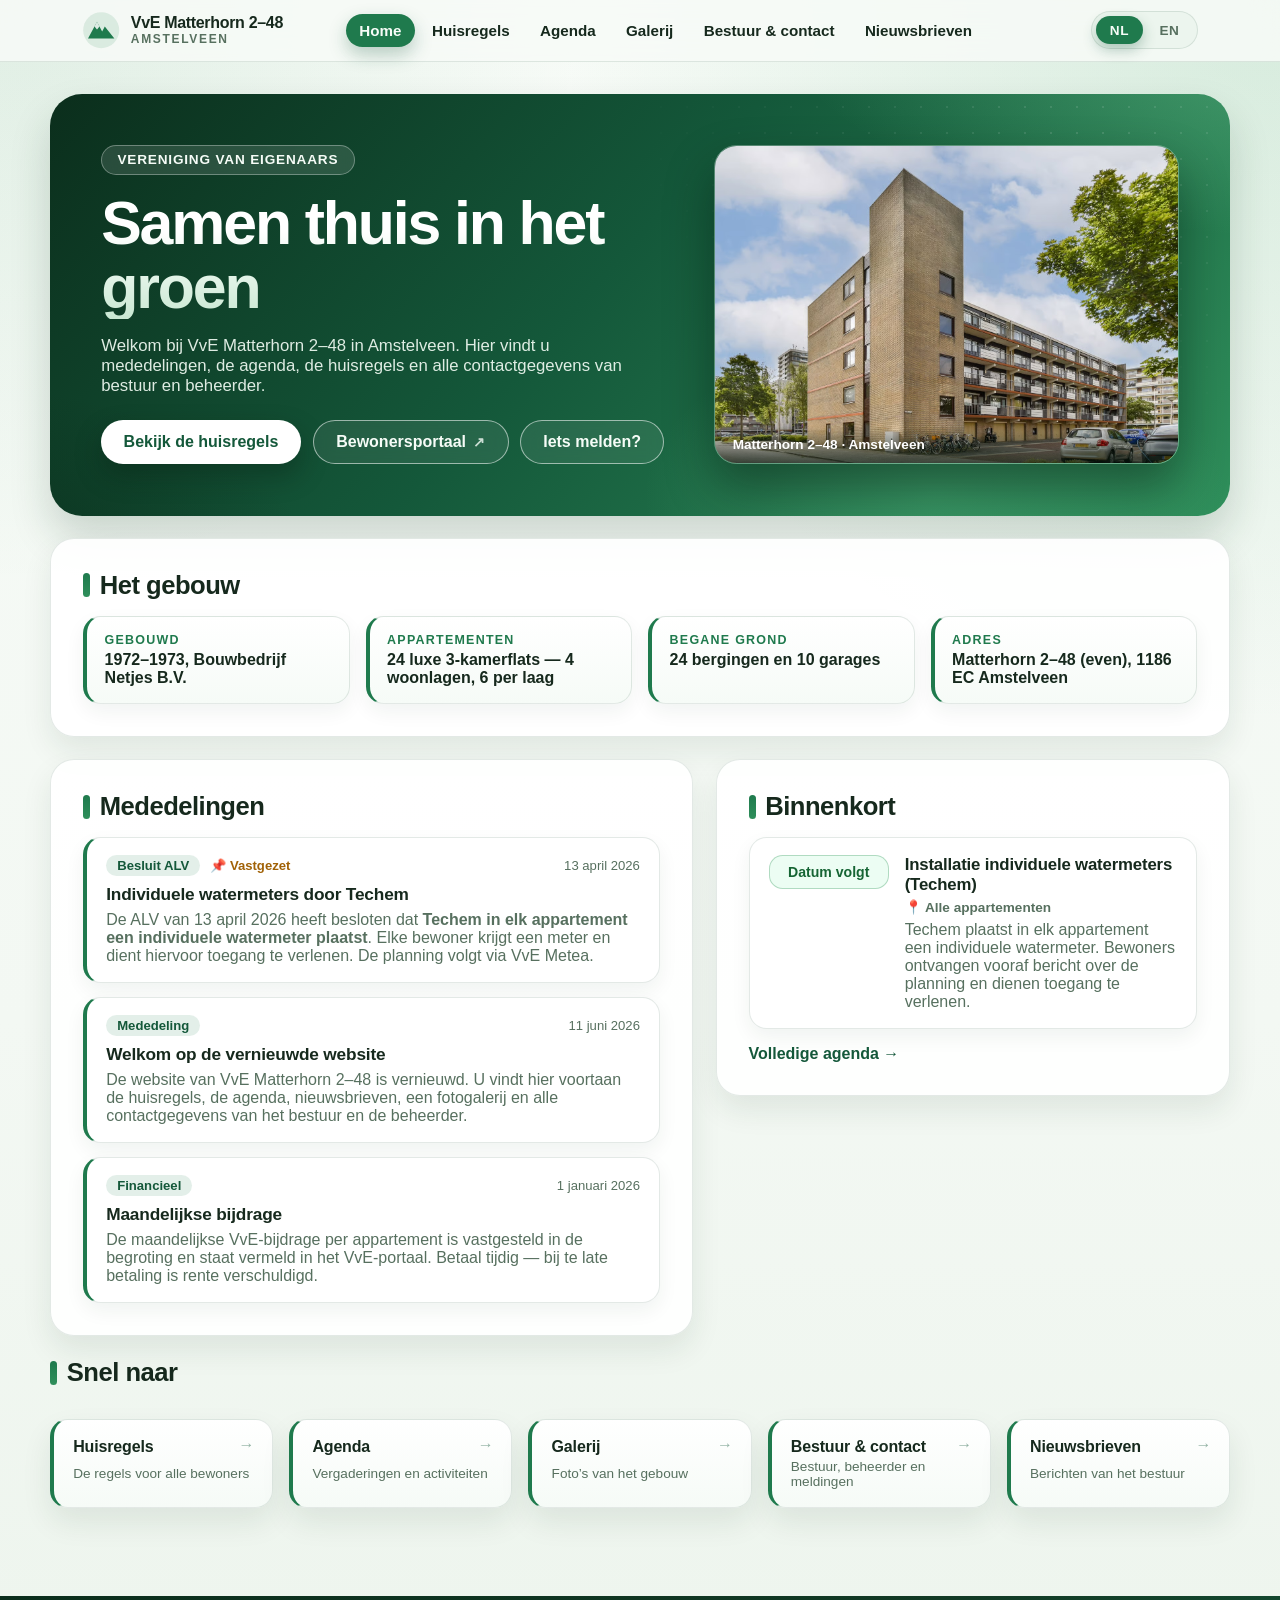
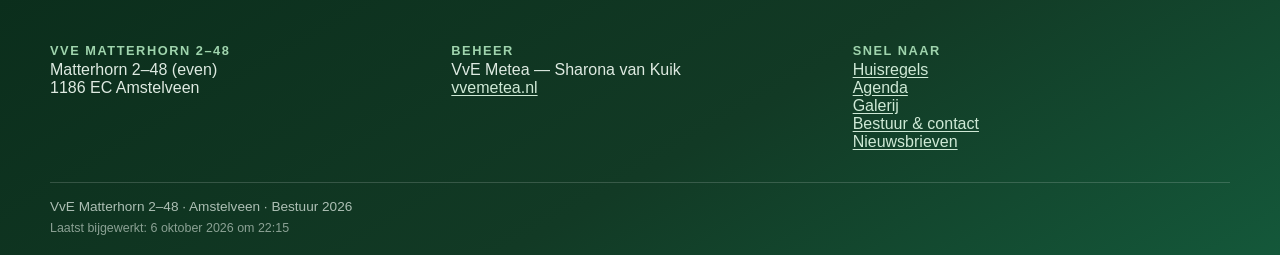
<file: index.html>
<!-- @author nsen <navaneethsen@gmail.com> -->
<!DOCTYPE html>
<html lang="nl">
  <head>
    <meta charset="UTF-8" />
    <meta name="viewport" content="width=device-width, initial-scale=1.0" />
    <title>VvE Matterhorn 2-48 | Amstelveen</title>
    <meta name="description" content="VvE Matterhorn 2-48 in Amstelveen: mededelingen, agenda, huisregels, galerij, bestuur en contact." />
    <link rel="stylesheet" href="./assets/site.css" />
    <script src="./assets/marked-18.0.5.min.js"></script>
    <script type="module" src="./assets/home.mjs"></script>
  </head>
  <body>
    <header class="site-header" data-site-header></header>
    <main class="page-shell">
      <noscript>
        <p class="loading-state">
          JavaScript is nodig om deze pagina te laden. Schakel JavaScript in of vraag het bestuur om een kopie.
        </p>
      </noscript>
      <div class="page-frame page-frame-single" data-home>
        <p class="loading-state">Laden...</p>
      </div>
    </main>
    <footer class="site-footer" data-site-footer></footer>
  </body>
</html>
</file>
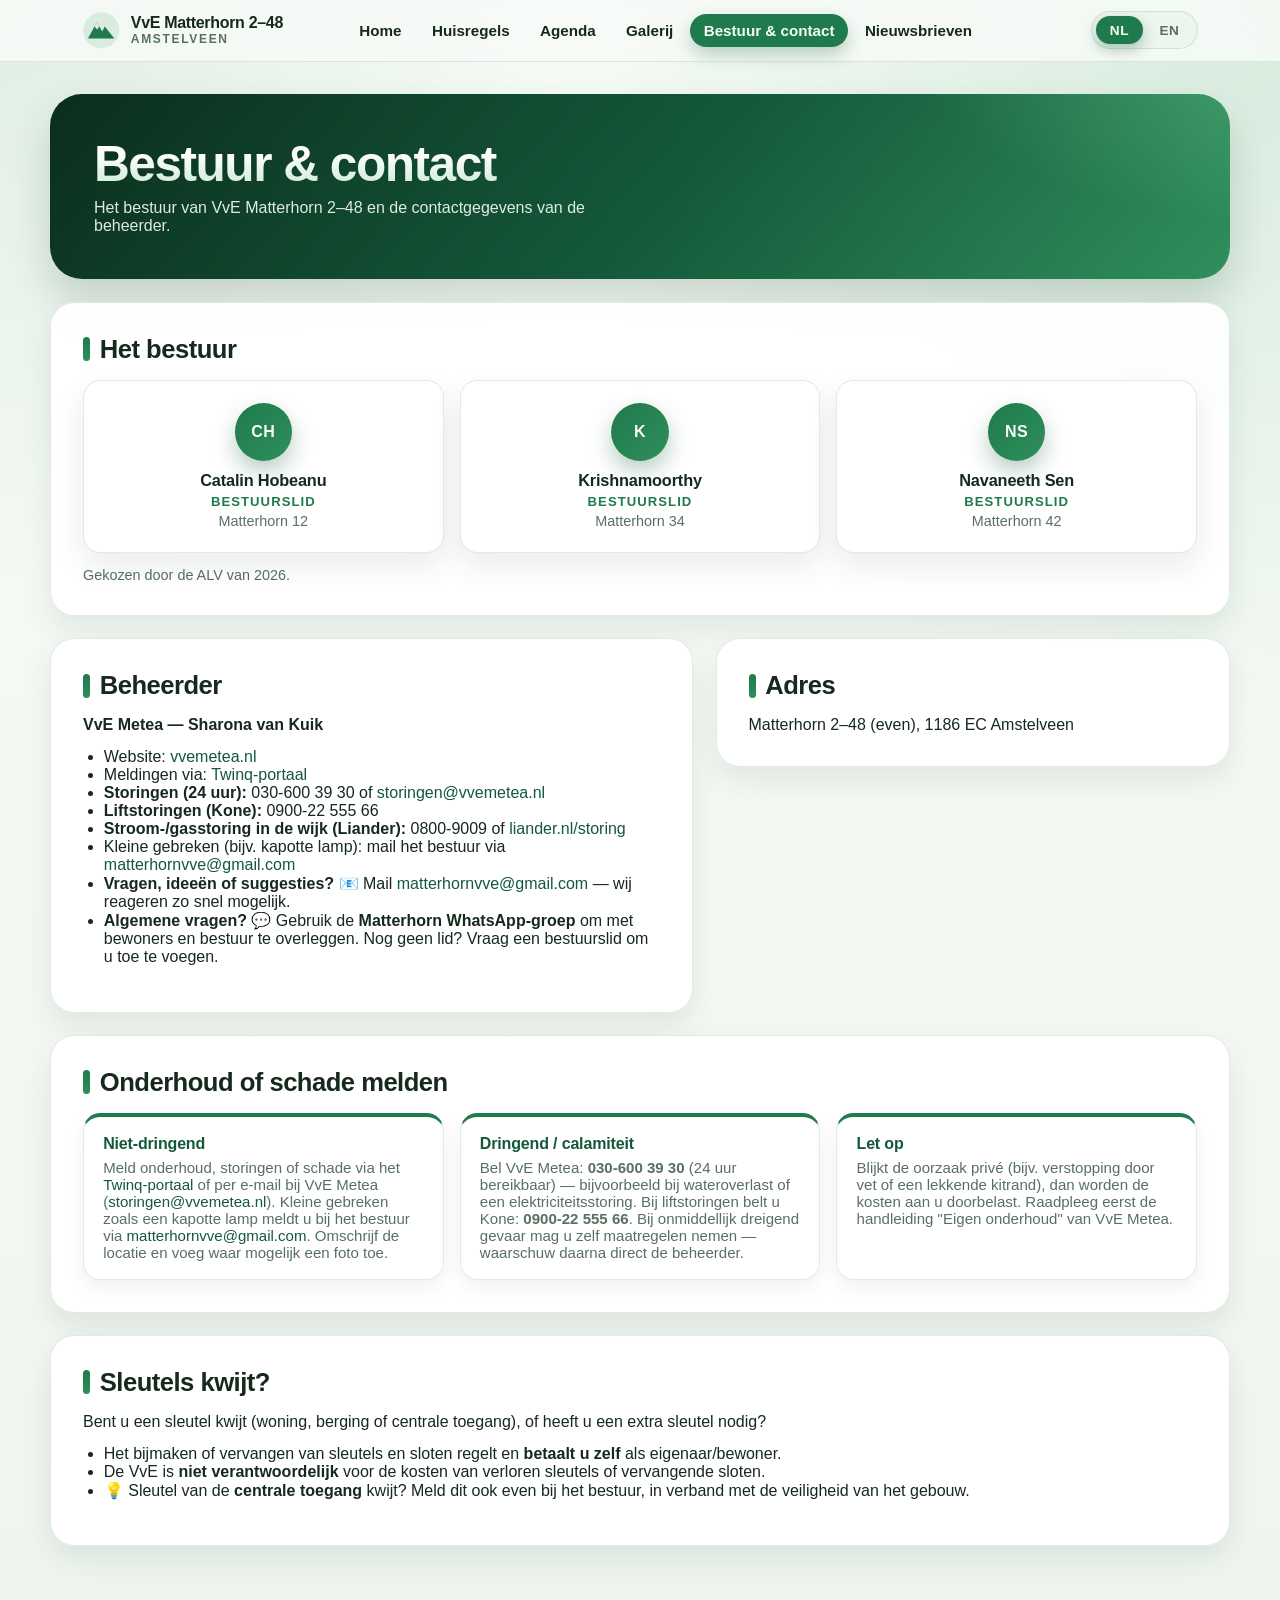
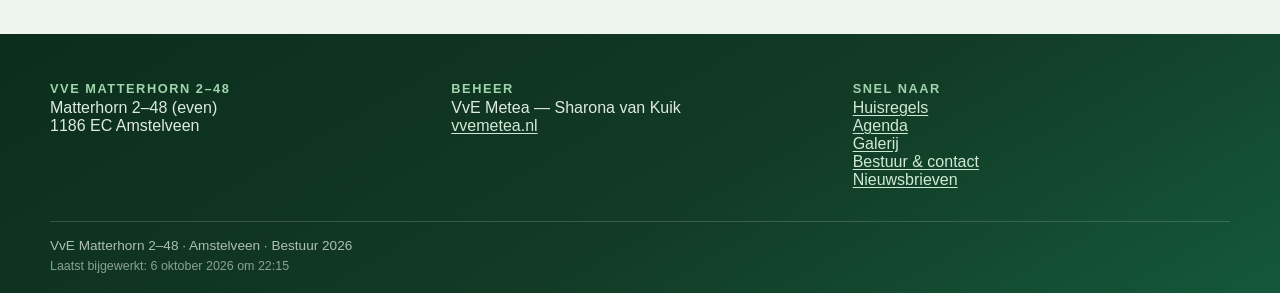
<file: board.html>
<!-- @author nsen <navaneethsen@gmail.com> -->
<!DOCTYPE html>
<html lang="nl">
  <head>
    <meta charset="UTF-8" />
    <meta name="viewport" content="width=device-width, initial-scale=1.0" />
    <title>Bestuur &amp; contact | VvE Matterhorn 2-48</title>
    <meta name="description" content="Het bestuur van VvE Matterhorn 2-48, de beheerder VvE Metea en hoe u onderhoud of schade meldt." />
    <link rel="stylesheet" href="./assets/site.css" />
    <script src="./assets/marked-18.0.5.min.js"></script>
    <script type="module" src="./assets/board.mjs"></script>
  </head>
  <body>
    <header class="site-header" data-site-header></header>
    <main class="page-shell">
      <noscript>
        <p class="loading-state">
          JavaScript is nodig om deze pagina te laden. Schakel JavaScript in of vraag het bestuur om een kopie.
        </p>
      </noscript>
      <div class="page-frame page-frame-single" data-board>
        <p class="loading-state">Laden...</p>
      </div>
    </main>
    <footer class="site-footer" data-site-footer></footer>
  </body>
</html>
</file>
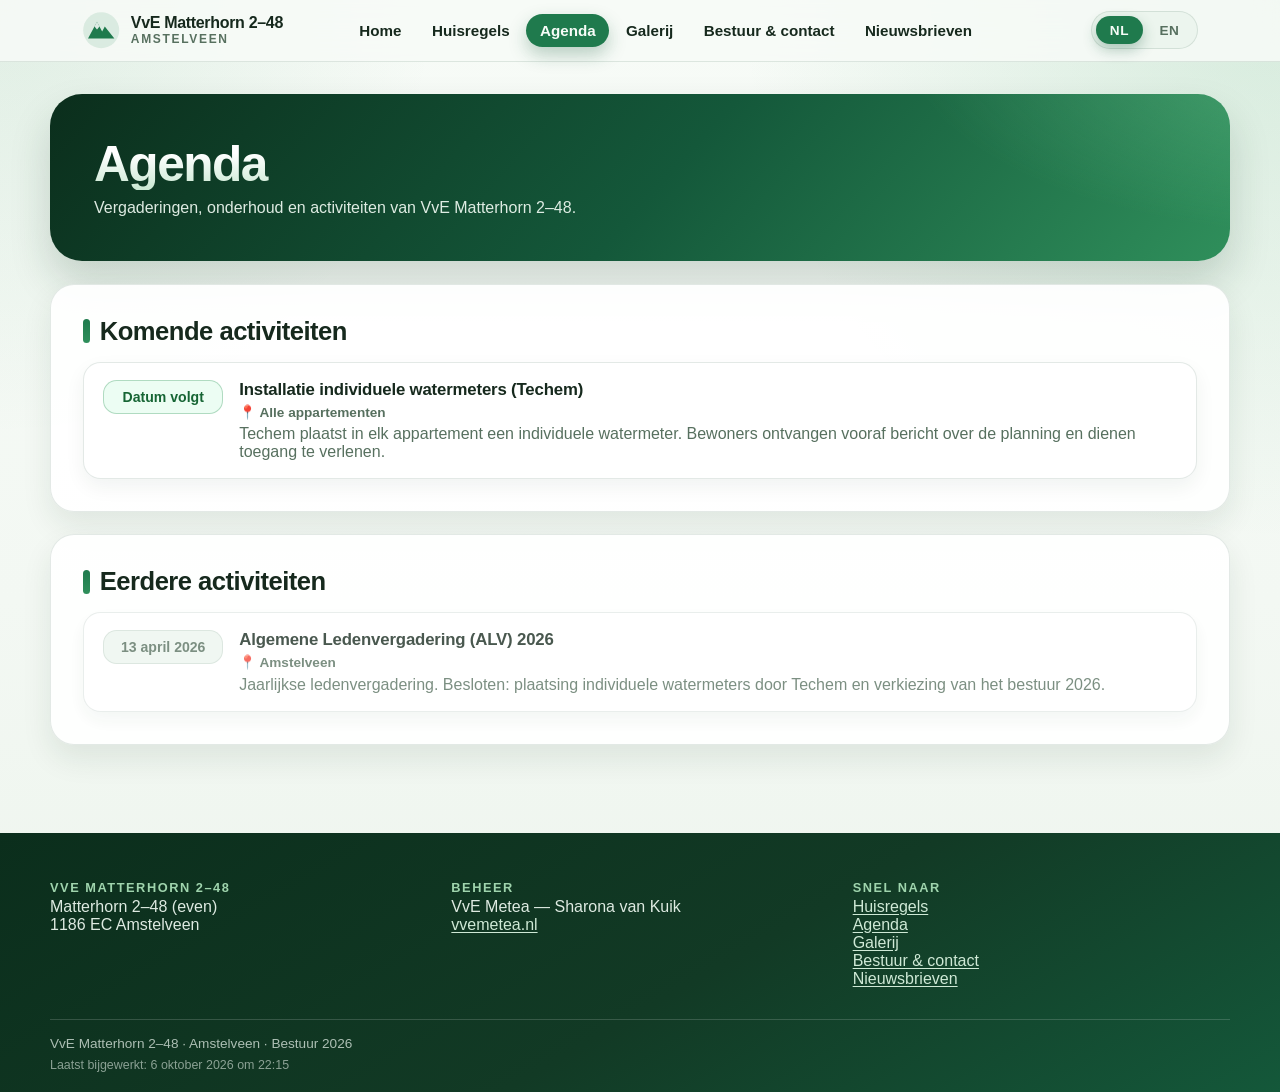
<file: events.html>
<!-- @author nsen <navaneethsen@gmail.com> -->
<!DOCTYPE html>
<html lang="nl">
  <head>
    <meta charset="UTF-8" />
    <meta name="viewport" content="width=device-width, initial-scale=1.0" />
    <title>Agenda | VvE Matterhorn 2-48</title>
    <meta name="description" content="Agenda van VvE Matterhorn 2-48: vergaderingen, onderhoud en activiteiten." />
    <link rel="stylesheet" href="./assets/site.css" />
    <script src="./assets/marked-18.0.5.min.js"></script>
    <script type="module" src="./assets/events.mjs"></script>
  </head>
  <body>
    <header class="site-header" data-site-header></header>
    <main class="page-shell">
      <noscript>
        <p class="loading-state">
          JavaScript is nodig om de agenda te laden. Schakel JavaScript in of vraag het bestuur om een kopie.
        </p>
      </noscript>
      <div class="page-frame page-frame-single" data-events>
        <p class="loading-state">Laden...</p>
      </div>
    </main>
    <footer class="site-footer" data-site-footer></footer>
  </body>
</html>
</file>
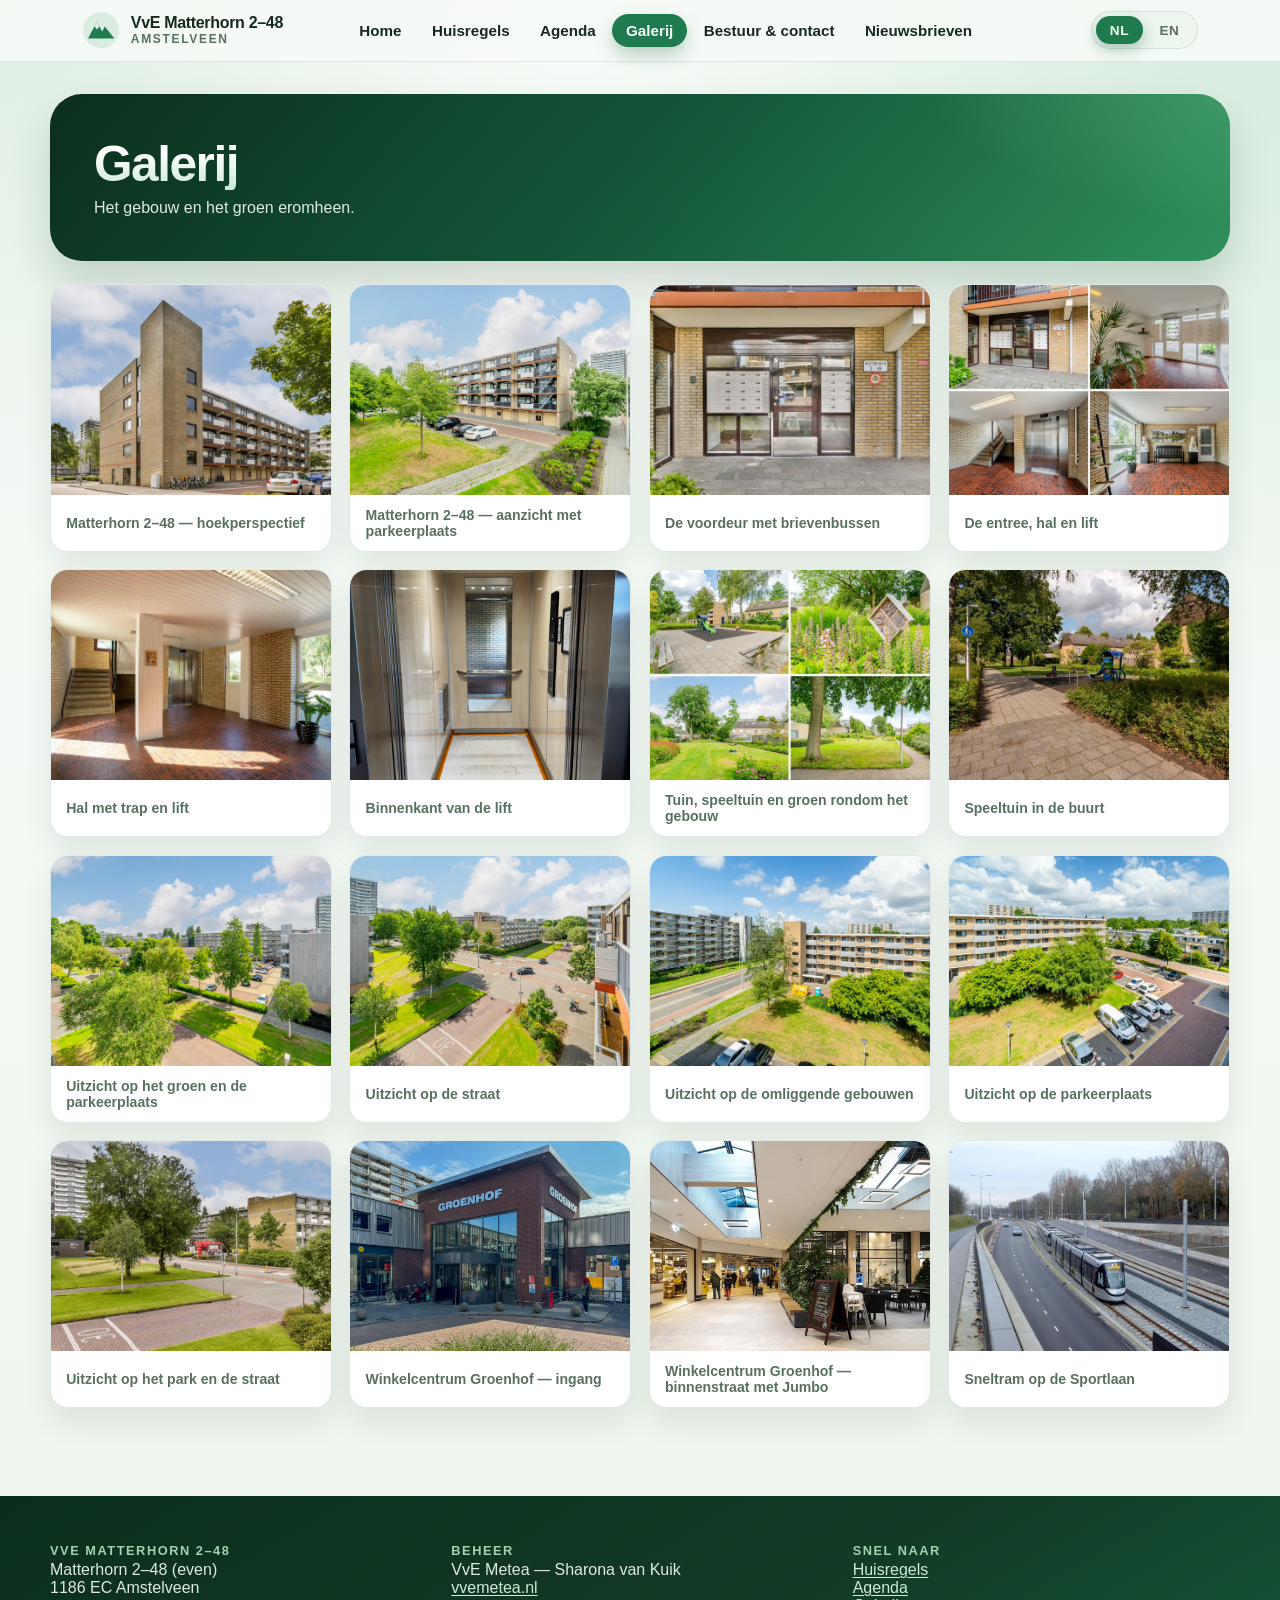
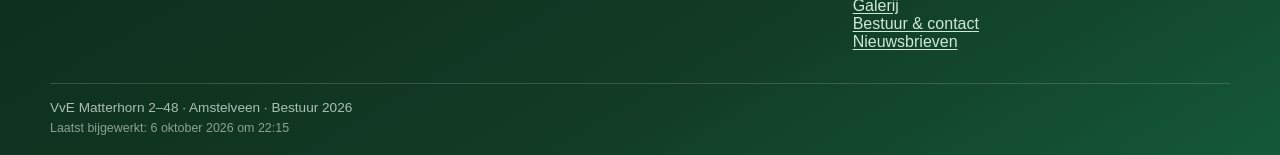
<file: gallery.html>
<!-- @author nsen <navaneethsen@gmail.com> -->
<!DOCTYPE html>
<html lang="nl">
  <head>
    <meta charset="UTF-8" />
    <meta name="viewport" content="width=device-width, initial-scale=1.0" />
    <title>Galerij | VvE Matterhorn 2-48</title>
    <meta name="description" content="Fotogalerij van VvE Matterhorn 2-48: het gebouw en het groen eromheen." />
    <link rel="stylesheet" href="./assets/site.css" />
    <script src="./assets/marked-18.0.5.min.js"></script>
    <script type="module" src="./assets/gallery.mjs"></script>
  </head>
  <body>
    <header class="site-header" data-site-header></header>
    <main class="page-shell">
      <noscript>
        <p class="loading-state">
          JavaScript is nodig om de galerij te laden. Schakel JavaScript in of vraag het bestuur om een kopie.
        </p>
      </noscript>
      <div class="page-frame page-frame-single" data-gallery>
        <p class="loading-state">Laden...</p>
      </div>
    </main>
    <footer class="site-footer" data-site-footer></footer>
  </body>
</html>
</file>
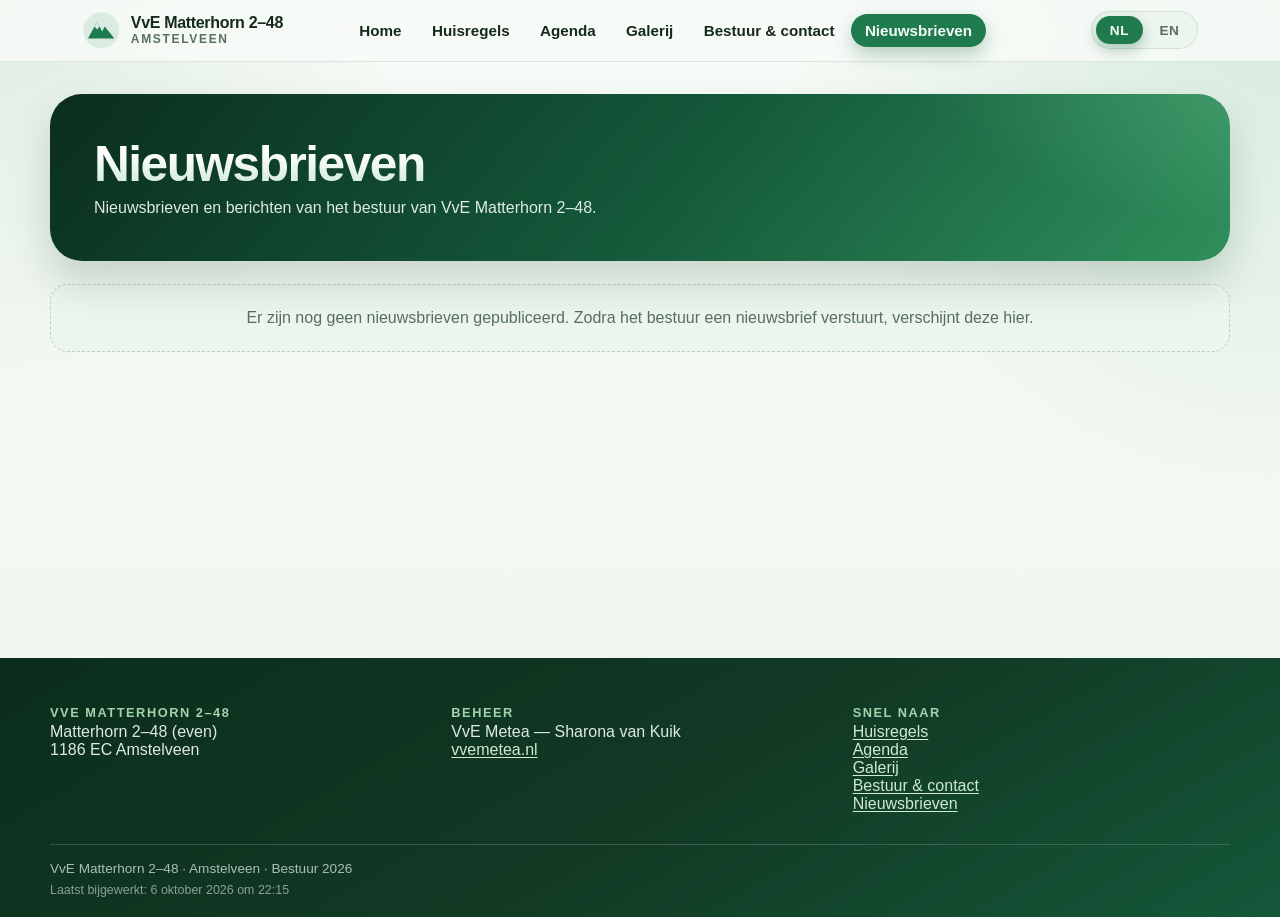
<file: newsletters.html>
<!-- @author nsen <navaneethsen@gmail.com> -->
<!DOCTYPE html>
<html lang="nl">
  <head>
    <meta charset="UTF-8" />
    <meta name="viewport" content="width=device-width, initial-scale=1.0" />
    <title>Nieuwsbrieven | VvE Matterhorn 2-48</title>
    <meta name="description" content="Nieuwsbrieven en berichten van het bestuur van VvE Matterhorn 2-48." />
    <link rel="stylesheet" href="./assets/site.css" />
    <script src="./assets/marked-18.0.5.min.js"></script>
    <script type="module" src="./assets/newsletters.mjs"></script>
  </head>
  <body>
    <header class="site-header" data-site-header></header>
    <main class="page-shell">
      <noscript>
        <p class="loading-state">
          JavaScript is nodig om de nieuwsbrieven te laden. Schakel JavaScript in of vraag het bestuur om een kopie.
        </p>
      </noscript>
      <div class="page-frame page-frame-single" data-newsletters>
        <p class="loading-state">Laden...</p>
      </div>
    </main>
    <footer class="site-footer" data-site-footer></footer>
  </body>
</html>
</file>
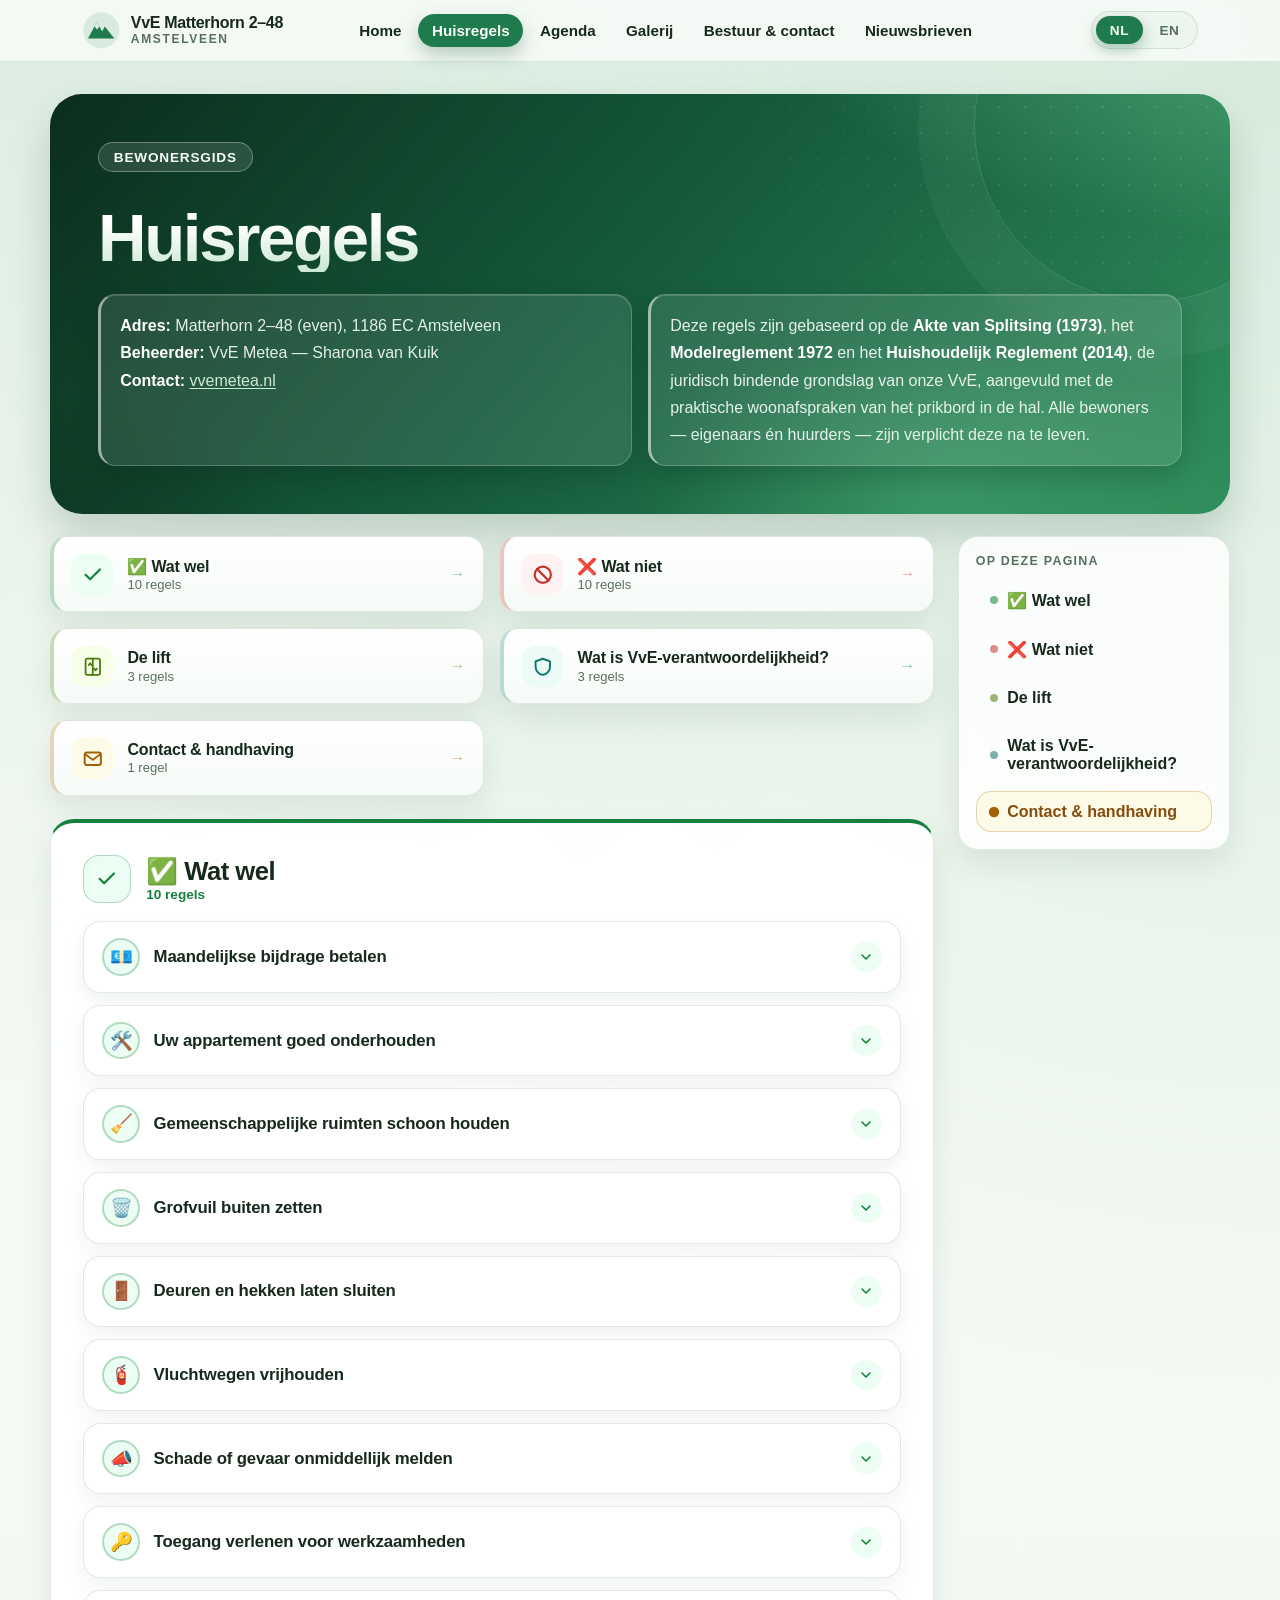
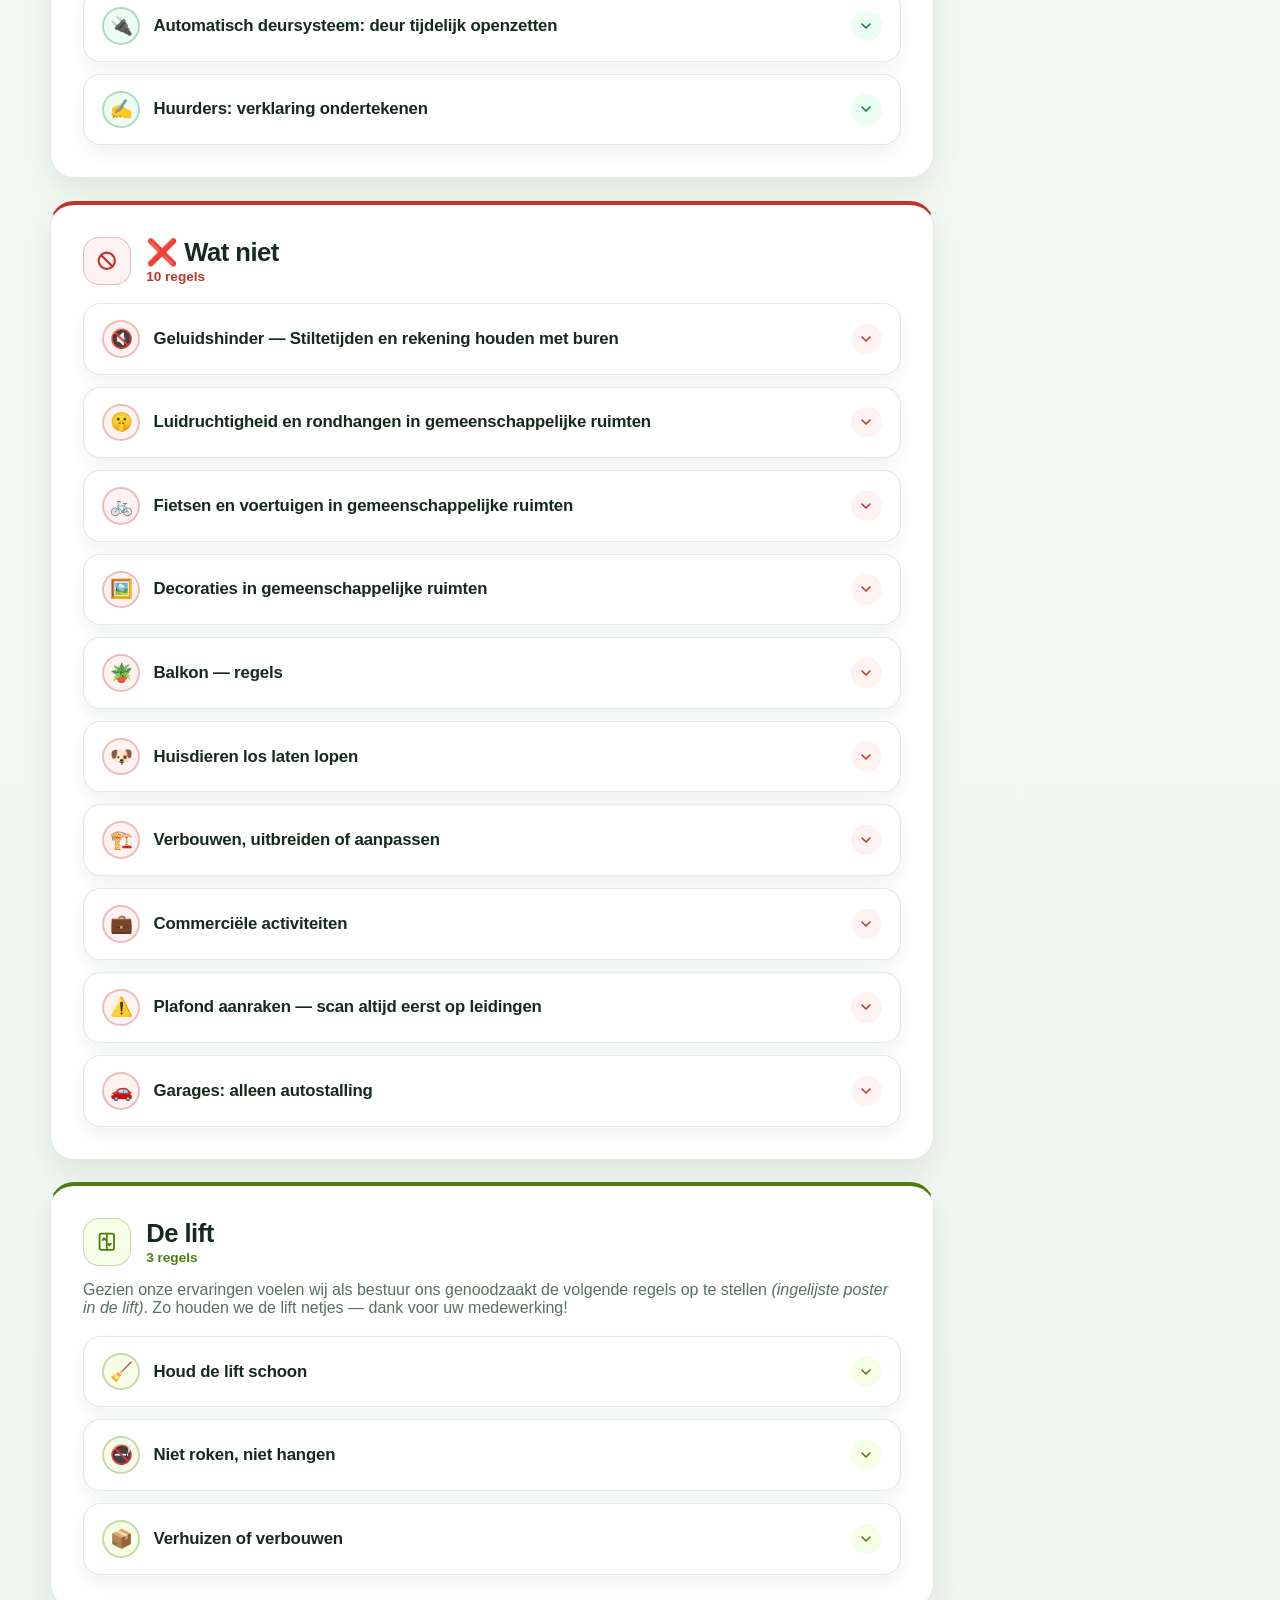
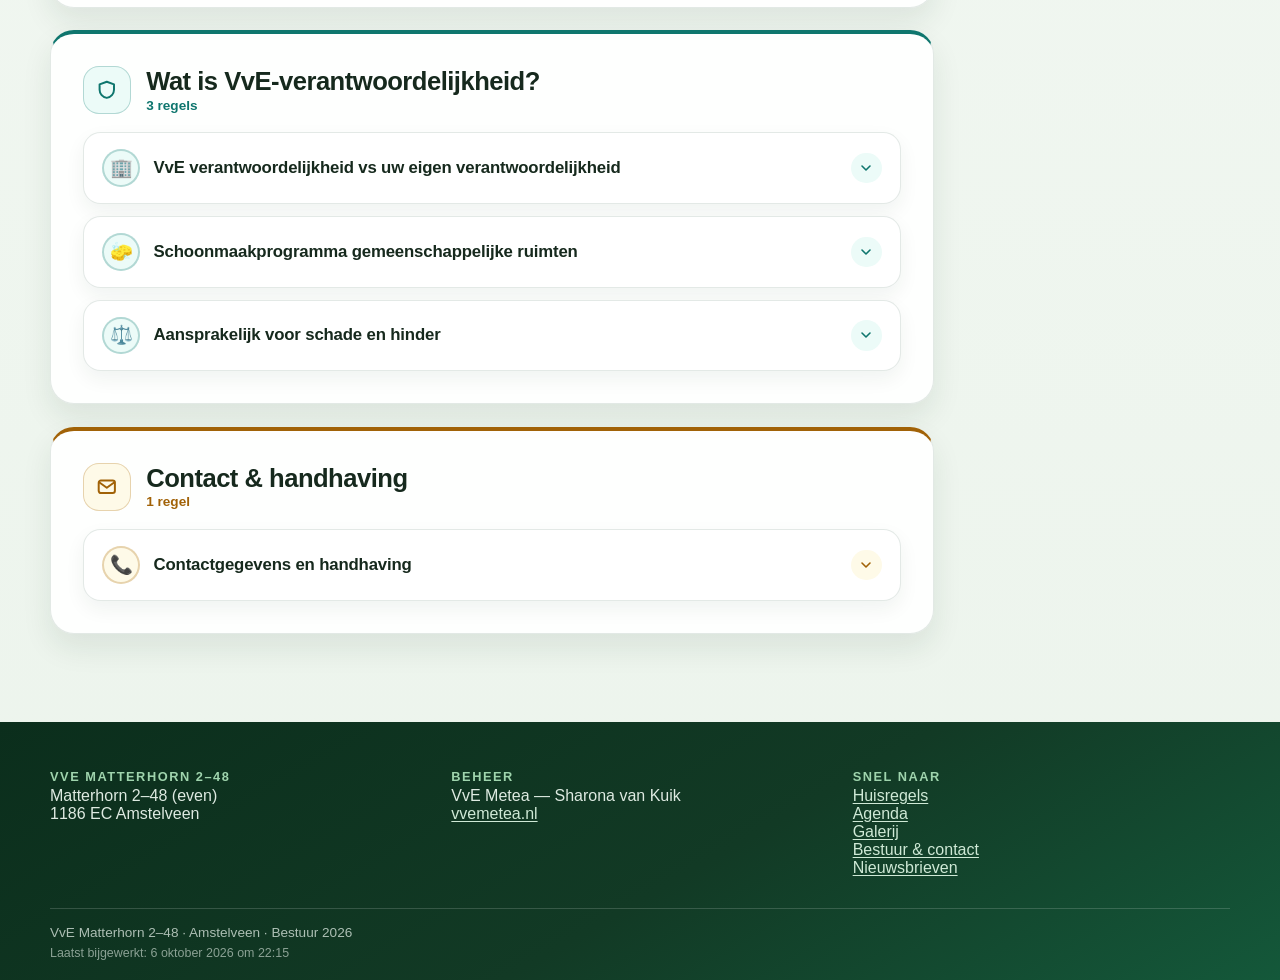
<file: rules.html>
<!-- @author nsen <navaneethsen@gmail.com> -->
<!DOCTYPE html>
<html lang="nl">
  <head>
    <meta charset="UTF-8" />
    <meta name="viewport" content="width=device-width, initial-scale=1.0" />
    <title>Huisregels | VvE Matterhorn 2-48</title>
    <meta name="description" content="De huisregels van VvE Matterhorn 2-48 in Amstelveen, gebaseerd op de Akte van Splitsing (1973) en het Modelreglement 1972." />
    <link rel="stylesheet" href="./assets/site.css" />
    <script src="./assets/marked-18.0.5.min.js"></script>
    <script type="module" src="./assets/app.js"></script>
  </head>
  <body>
    <header class="site-header" data-site-header></header>
    <main class="page-shell">
      <noscript>
        <style>
          [data-notice-app] {
            display: none;
          }
        </style>
        <p class="loading-state">
          JavaScript is nodig om de huisregels te laden. Schakel JavaScript in of vraag het bestuur om een kopie.
        </p>
      </noscript>
      <div class="page-frame" data-notice-app>
        <p class="loading-state">Huisregels laden...</p>
      </div>
    </main>
    <footer class="site-footer" data-site-footer></footer>
  </body>
</html>
</file>
<file: assets/site.css>
/* @author nsen <navaneethsen@gmail.com> */
:root {
  color-scheme: light;
  --page-bg: #f3f8f3;
  --page-glow: rgba(98, 180, 128, 0.22);
  --surface: rgba(255, 255, 255, 0.92);
  --surface-strong: #ffffff;
  --surface-soft: #ecf5ee;
  --border: rgba(31, 77, 48, 0.12);
  --border-strong: rgba(31, 77, 48, 0.22);
  --text-main: #16291d;
  --text-muted: #57705f;
  --text-inverse: #f6fcf7;
  --brand: #1f7a4d;
  --brand-strong: #14583a;
  --brand-deep: #0b2e1c;
  --brand-soft: rgba(31, 122, 77, 0.12);

  /* Section tones */
  --tone-do: #15803d;
  --tone-do-strong: #166534;
  --tone-do-soft: #ecfdf3;
  --tone-do-border: rgba(21, 128, 61, 0.28);
  --tone-dont: #c2342c;
  --tone-dont-strong: #991b1b;
  --tone-dont-soft: #fef2f2;
  --tone-dont-border: rgba(194, 52, 44, 0.28);
  --tone-info: #0f766e;
  --tone-info-strong: #115e59;
  --tone-info-soft: #ecfbf8;
  --tone-info-border: rgba(15, 118, 110, 0.26);
  --tone-contact: #a16207;
  --tone-contact-strong: #854d0e;
  --tone-contact-soft: #fefae8;
  --tone-contact-border: rgba(161, 98, 7, 0.26);
  --tone-home: #4d7c0f;
  --tone-home-strong: #3f6212;
  --tone-home-soft: #f7fee7;
  --tone-home-border: rgba(77, 124, 15, 0.28);

  --shadow-soft: 0 20px 45px rgba(18, 56, 34, 0.12);
  --shadow-card: 0 14px 30px rgba(18, 56, 34, 0.09);
  --shadow-float: 0 22px 40px rgba(18, 56, 34, 0.18);
  --radius-hero: 2rem;
  --radius-panel: 1.5rem;
  --radius-card: 1.1rem;
  --content-width: 1180px;
  --ease-spring: cubic-bezier(0.32, 0.72, 0.24, 1);
  font-family: Inter, "Segoe UI", Roboto, Helvetica, Arial, sans-serif;
}

*,
*::before,
*::after {
  box-sizing: border-box;
}

html {
  scroll-behavior: smooth;
  scroll-padding-top: 5.5rem;
}

body {
  margin: 0;
  min-height: 100vh;
  line-height: 1.6;
  color: var(--text-main);
  background:
    radial-gradient(circle at top right, var(--page-glow), transparent 32%),
    radial-gradient(circle at top left, rgba(21, 128, 61, 0.1), transparent 26%),
    linear-gradient(180deg, #f7fbf7 0%, var(--page-bg) 55%, #ecf4ec 100%);
}

body,
button,
input,
textarea,
select {
  font: inherit;
}

a {
  color: var(--brand-strong);
  text-decoration: none;
}

a:hover {
  text-decoration: underline;
}

button {
  cursor: pointer;
}

img {
  max-width: 100%;
}

p,
ul,
ol {
  margin-block: 0.85rem;
}

ul,
ol {
  padding-left: 1.3rem;
}

:focus-visible {
  outline: 3px solid rgba(31, 122, 77, 0.45);
  outline-offset: 3px;
  border-radius: 0.4rem;
}

[hidden] {
  display: none !important;
}

.visually-hidden {
  position: absolute;
  width: 1px;
  height: 1px;
  padding: 0;
  margin: -1px;
  overflow: hidden;
  clip: rect(0, 0, 0, 0);
  white-space: nowrap;
  border: 0;
}

.page-shell {
  min-height: 60vh;
  padding: clamp(1rem, 2.5vw, 2rem);
}

.page-frame {
  width: min(100%, var(--content-width));
  margin: 0 auto;
  display: grid;
  gap: 1.4rem;
  align-items: start;
}

.loading-state,
.notice-error-state,
.notice-error-inline {
  margin: 0;
  padding: 1.15rem 1.25rem;
  background: var(--surface);
  border: 1px solid var(--border);
  border-radius: var(--radius-panel);
  box-shadow: var(--shadow-card);
}

.notice-error-state,
.notice-error-inline {
  display: grid;
  gap: 0.9rem;
}

.notice-error-state button,
.notice-error-inline button {
  justify-self: start;
  border: 0;
  border-radius: 999px;
  padding: 0.7rem 1.2rem;
  font-weight: 700;
  background: var(--brand);
  color: var(--text-inverse);
  transition: transform 180ms var(--ease-spring), box-shadow 180ms ease;
}

.notice-error-state button:hover,
.notice-error-inline button:hover {
  transform: translateY(-2px);
  box-shadow: 0 12px 24px rgba(20, 88, 58, 0.3);
}

/* ---- Entrance animation ------------------------------------------------ */

@keyframes rise-in {
  from {
    opacity: 0;
    transform: translateY(14px);
  }
  to {
    opacity: 1;
    transform: translateY(0);
  }
}

.hero,
.jump-card,
.section-card,
.home-hero,
.page-hero,
.home-panel,
.announcement-card,
.quick-link-card,
.gallery-tile,
.board-card,
.newsletter-card,
.report-step {
  animation: rise-in 600ms var(--ease-spring) both;
  animation-delay: calc(var(--stagger, 0) * 70ms);
}

/* ---- Site header ---------------------------------------------------------- */

.site-header {
  position: sticky;
  top: 0;
  z-index: 40;
  background: rgba(247, 251, 247, 0.86);
  backdrop-filter: blur(16px);
  -webkit-backdrop-filter: blur(16px);
  border-bottom: 1px solid var(--border);
}

.site-header-inner {
  width: min(100%, var(--content-width));
  margin: 0 auto;
  padding: 0.7rem clamp(1rem, 2.5vw, 2rem);
  display: flex;
  align-items: center;
  gap: 1.25rem;
}

.site-brand {
  display: inline-flex;
  align-items: center;
  gap: 0.65rem;
  color: var(--text-main);
}

.site-brand:hover {
  text-decoration: none;
}

.site-brand-mark {
  display: inline-flex;
  width: 2.4rem;
  height: 2.4rem;
  color: var(--brand);
}

.site-brand-mark svg {
  width: 100%;
  height: 100%;
}

.site-brand-text {
  display: grid;
  line-height: 1.15;
}

.site-brand-name {
  font-weight: 800;
  letter-spacing: -0.02em;
  white-space: nowrap;
}

.site-brand-sub {
  font-size: 0.75rem;
  font-weight: 600;
  letter-spacing: 0.14em;
  text-transform: uppercase;
  color: var(--text-muted);
}

.site-nav {
  display: none;
  align-items: center;
  gap: 0.2rem;
  margin-inline: auto;
}

.site-nav-link {
  padding: 0.5rem 0.85rem;
  border-radius: 999px;
  font-weight: 600;
  font-size: 0.95rem;
  color: var(--text-main);
  transition: background-color 200ms ease, color 200ms ease;
  white-space: nowrap;
}

.site-nav-link:hover {
  background: var(--surface-soft);
  text-decoration: none;
}

.site-nav-link.is-active {
  background: var(--brand);
  color: var(--text-inverse);
  box-shadow: 0 8px 18px rgba(20, 88, 58, 0.28);
}

.site-header-actions {
  display: flex;
  align-items: center;
  gap: 0.7rem;
  margin-left: auto;
}

/* Language switch (light header context) */
.lang-switch {
  display: inline-flex;
  padding: 0.25rem;
  gap: 0.2rem;
  border-radius: 999px;
  background: var(--surface-soft);
  border: 1px solid var(--border);
}

.lang-btn {
  border: 0;
  border-radius: 999px;
  padding: 0.4rem 0.85rem;
  font-weight: 800;
  font-size: 0.85rem;
  letter-spacing: 0.04em;
  color: var(--text-muted);
  background: transparent;
  transition: background-color 220ms ease, color 220ms ease, transform 220ms var(--ease-spring);
}

.lang-btn:hover {
  color: var(--brand-strong);
  transform: translateY(-1px);
}

.lang-btn.is-active {
  background: var(--brand);
  color: var(--text-inverse);
  box-shadow: 0 6px 14px rgba(20, 88, 58, 0.3);
}

.menu-toggle {
  display: inline-flex;
  flex-direction: column;
  justify-content: center;
  gap: 5px;
  width: 2.7rem;
  height: 2.7rem;
  padding: 0.6rem;
  border: 1px solid var(--border);
  border-radius: 0.85rem;
  background: var(--surface-strong);
}

.menu-toggle-bar {
  height: 2px;
  border-radius: 2px;
  background: var(--brand-strong);
  transition: transform 240ms var(--ease-spring), opacity 200ms ease;
}

.menu-toggle.is-open .menu-toggle-bar:nth-child(1) {
  transform: translateY(7px) rotate(45deg);
}

.menu-toggle.is-open .menu-toggle-bar:nth-child(2) {
  opacity: 0;
}

.menu-toggle.is-open .menu-toggle-bar:nth-child(3) {
  transform: translateY(-7px) rotate(-45deg);
}

.site-menu {
  display: grid;
  gap: 0.25rem;
  padding: 0.75rem clamp(1rem, 2.5vw, 2rem) 1rem;
  border-top: 1px solid var(--border);
  background: rgba(247, 251, 247, 0.97);
}

.site-menu .site-nav-link {
  display: block;
  border-radius: 0.85rem;
}

@media (min-width: 64rem) {
  .site-nav {
    display: flex;
  }

  .menu-toggle,
  .site-menu {
    display: none !important;
  }
}

/* ---- Site footer ---------------------------------------------------------- */

.site-footer {
  margin-top: clamp(2rem, 5vw, 3.5rem);
  padding: clamp(1.5rem, 4vw, 2.75rem) clamp(1rem, 2.5vw, 2rem) 1.25rem;
  background: linear-gradient(150deg, var(--brand-deep) 0%, #123a25 55%, var(--brand-strong) 100%);
  color: rgba(240, 250, 242, 0.92);
}

.site-footer a {
  color: #cfe9d6;
  text-decoration: underline;
  text-underline-offset: 2px;
}

.site-footer a:hover {
  color: #ffffff;
}

.site-footer-inner {
  width: min(100%, var(--content-width));
  margin: 0 auto;
  display: grid;
  gap: 1.5rem;
  grid-template-columns: repeat(auto-fit, minmax(13rem, 1fr));
}

.site-footer-title {
  margin: 0 0 0.4rem;
  font-size: 0.8rem;
  font-weight: 800;
  letter-spacing: 0.12em;
  text-transform: uppercase;
  color: #9fd4ad;
}

.site-footer-col p {
  margin: 0.2rem 0;
}

.site-footer-note {
  width: min(100%, var(--content-width));
  margin: 1.75rem auto 0;
  padding-top: 1rem;
  border-top: 1px solid rgba(255, 255, 255, 0.16);
  font-size: 0.85rem;
  color: rgba(240, 250, 242, 0.7);
}

.site-footer-updated {
  width: min(100%, var(--content-width));
  margin: 0.4rem auto 0;
  font-size: 0.78rem;
  color: rgba(240, 250, 242, 0.55);
}

/* ---- Buttons ----------------------------------------------------------------- */

.btn {
  display: inline-flex;
  align-items: center;
  gap: 0.45rem;
  padding: 0.75rem 1.4rem;
  border-radius: 999px;
  font-weight: 700;
  transition: transform 180ms var(--ease-spring), box-shadow 180ms ease, background-color 180ms ease;
}

.btn:hover {
  transform: translateY(-2px);
  text-decoration: none;
}

.btn-light {
  background: var(--surface-strong);
  color: var(--brand-strong);
  box-shadow: 0 12px 26px rgba(8, 30, 18, 0.35);
}

.btn-ghost {
  border: 1.5px solid rgba(255, 255, 255, 0.55);
  color: var(--text-inverse);
  background: rgba(255, 255, 255, 0.08);
  backdrop-filter: blur(8px);
}

.btn-ghost:hover {
  background: rgba(255, 255, 255, 0.16);
}

.btn-solid {
  background: var(--brand);
  color: var(--text-inverse);
  box-shadow: 0 10px 22px rgba(20, 88, 58, 0.28);
}

/* ---- Home hero ------------------------------------------------------------------ */

.home-hero {
  position: relative;
  overflow: hidden;
  display: grid;
  gap: clamp(1.5rem, 3.5vw, 3rem);
  padding: clamp(1.5rem, 4vw, 3.25rem);
  border-radius: var(--radius-hero);
  background:
    radial-gradient(60rem 24rem at 110% -20%, rgba(122, 215, 160, 0.5), transparent 60%),
    radial-gradient(40rem 22rem at -10% 120%, rgba(8, 38, 22, 0.7), transparent 62%),
    radial-gradient(28rem 16rem at 75% 95%, rgba(94, 200, 140, 0.35), transparent 65%),
    linear-gradient(132deg, var(--brand-deep) 0%, var(--brand-strong) 46%, #2f8f5b 100%);
  color: var(--text-inverse);
  box-shadow: var(--shadow-float);
}

.home-hero::before {
  content: "";
  position: absolute;
  inset: 0;
  background-image: radial-gradient(rgba(255, 255, 255, 0.14) 1px, transparent 1.5px);
  background-size: 26px 26px;
  mask-image: radial-gradient(42rem 26rem at 88% 12%, rgba(0, 0, 0, 0.9), transparent 70%);
  -webkit-mask-image: radial-gradient(42rem 26rem at 88% 12%, rgba(0, 0, 0, 0.9), transparent 70%);
  pointer-events: none;
}

.home-hero > * {
  position: relative;
  z-index: 1;
}

.home-hero-text {
  display: grid;
  gap: 1.1rem;
  align-content: center;
  justify-items: start;
}

.home-hero h1 {
  margin: 0;
  font-size: clamp(2.3rem, 5vw, 3.8rem);
  line-height: 1.04;
  letter-spacing: -0.035em;
  background: linear-gradient(180deg, #ffffff 30%, #c9e8d2 100%);
  -webkit-background-clip: text;
  background-clip: text;
  -webkit-text-fill-color: transparent;
}

.home-hero-lead {
  margin: 0;
  max-width: 56ch;
  color: rgba(240, 250, 242, 0.92);
  font-size: 1.05rem;
}

.home-hero-actions {
  display: flex;
  flex-wrap: wrap;
  gap: 0.75rem;
  margin-top: 0.4rem;
}

.home-hero-photo {
  margin: 0;
  position: relative;
  border-radius: 1.4rem;
  overflow: hidden;
  border: 1px solid rgba(255, 255, 255, 0.28);
  box-shadow: 0 24px 48px rgba(5, 22, 13, 0.45);
  min-height: 14rem;
}

.home-hero-photo img {
  display: block;
  width: 100%;
  height: 100%;
  min-height: 14rem;
  object-fit: cover;
}

.home-hero-photo figcaption {
  position: absolute;
  left: 0;
  right: 0;
  bottom: 0;
  padding: 0.7rem 1.1rem;
  font-size: 0.85rem;
  font-weight: 600;
  color: #ffffff;
  background: linear-gradient(180deg, transparent, rgba(5, 22, 13, 0.75));
}

@media (min-width: 56rem) {
  .home-hero {
    grid-template-columns: minmax(0, 1.1fr) minmax(0, 0.9fr);
    align-items: stretch;
  }
}

/* ---- Page hero (subpages) ---------------------------------------------------------- */

.page-hero {
  position: relative;
  overflow: hidden;
  padding: clamp(1.5rem, 4vw, 2.75rem);
  border-radius: var(--radius-hero);
  background:
    radial-gradient(46rem 20rem at 110% -30%, rgba(122, 215, 160, 0.42), transparent 60%),
    linear-gradient(132deg, var(--brand-deep) 0%, var(--brand-strong) 52%, #2f8f5b 100%);
  color: var(--text-inverse);
  box-shadow: var(--shadow-float);
}

.page-hero h1 {
  margin: 0 0 0.6rem;
  font-size: clamp(2rem, 4.5vw, 3.1rem);
  line-height: 1.05;
  letter-spacing: -0.03em;
  background: linear-gradient(180deg, #ffffff 30%, #c9e8d2 100%);
  -webkit-background-clip: text;
  background-clip: text;
  -webkit-text-fill-color: transparent;
}

.page-hero p {
  margin: 0;
  max-width: 64ch;
  color: rgba(240, 250, 242, 0.92);
}

/* ---- Panels & lists (home, events, board, newsletters) ------------------------------- */

.home-columns {
  display: grid;
  gap: 1.4rem;
}

@media (min-width: 64rem) {
  .home-columns {
    grid-template-columns: minmax(0, 1.25fr) minmax(0, 1fr);
    align-items: start;
  }
}

.home-panel {
  padding: clamp(1.25rem, 2.6vw, 2rem);
  border: 1px solid var(--border);
  border-radius: var(--radius-panel);
  background: var(--surface);
  box-shadow: var(--shadow-card);
}

.panel-title {
  margin: 0 0 1rem;
  display: flex;
  align-items: center;
  gap: 0.6rem;
  font-size: clamp(1.3rem, 2vw, 1.7rem);
  letter-spacing: -0.02em;
}

.panel-title::before {
  content: "";
  width: 0.45rem;
  height: 1.5rem;
  border-radius: 999px;
  background: linear-gradient(180deg, var(--brand), #2f8f5b);
}

.panel-link {
  display: inline-block;
  margin-top: 1rem;
  font-weight: 700;
}

.panel-note {
  margin: 0.9rem 0 0;
  font-size: 0.9rem;
  color: var(--text-muted);
}

.card-prose p:first-child {
  margin-top: 0;
}

.card-prose p:last-child {
  margin-bottom: 0;
}

.announcement-card .card-prose,
.event-body .card-prose,
.report-step .card-prose {
  color: var(--text-muted);
}

/* ---- Building fact grid ------------------------------------------------------- */

.fact-grid {
  display: grid;
  gap: 1rem;
  grid-template-columns: repeat(auto-fit, minmax(min(100%, 13rem), 1fr));
  margin: 0;
}

.fact-item {
  padding: 1rem 1.1rem;
  border: 1px solid var(--border);
  border-left: 4px solid var(--brand);
  border-radius: var(--radius-card);
  background: linear-gradient(180deg, var(--surface-strong), #f6fbf7 100%);
  box-shadow: 0 8px 20px rgba(18, 56, 34, 0.06);
}

.fact-item dt {
  font-size: 0.78rem;
  font-weight: 800;
  letter-spacing: 0.1em;
  text-transform: uppercase;
  color: var(--brand);
}

.fact-item dd {
  margin: 0.25rem 0 0;
  font-weight: 600;
  color: var(--text-main);
}

.empty-state {
  margin: 0;
  padding: 1.5rem 1.25rem;
  border: 1.5px dashed var(--border-strong);
  border-radius: var(--radius-card);
  background: var(--surface-soft);
  color: var(--text-muted);
  text-align: center;
}

/* ---- Announcements ---------------------------------------------------------------------- */

.announcement-list {
  display: grid;
  gap: 0.9rem;
}

.announcement-card {
  padding: 1.05rem 1.2rem;
  border: 1px solid var(--border);
  border-left: 4px solid var(--brand);
  border-radius: var(--radius-card);
  background: var(--surface-strong);
  box-shadow: 0 8px 20px rgba(18, 56, 34, 0.06);
  transition: transform 200ms var(--ease-spring), box-shadow 200ms ease;
}

.announcement-card:hover {
  transform: translateY(-2px);
  box-shadow: var(--shadow-card);
}

.announcement-meta {
  display: flex;
  align-items: center;
  flex-wrap: wrap;
  gap: 0.6rem;
  margin-bottom: 0.5rem;
  font-size: 0.82rem;
}

.announcement-tag {
  padding: 0.2rem 0.7rem;
  border-radius: 999px;
  background: var(--brand-soft);
  color: var(--brand-strong);
  font-weight: 700;
}

.announcement-pin {
  font-weight: 700;
  color: var(--tone-contact);
}

.announcement-meta time {
  margin-left: auto;
  color: var(--text-muted);
}

.announcement-card h3 {
  margin: 0 0 0.35rem;
  font-size: 1.08rem;
  letter-spacing: -0.01em;
}

.announcement-card p {
  margin: 0;
  color: var(--text-muted);
}

/* ---- Events ----------------------------------------------------------------------------------- */

.event-list {
  display: grid;
  gap: 0.9rem;
}

.event-item {
  display: flex;
  gap: 1rem;
  padding: 1.05rem 1.2rem;
  border: 1px solid var(--border);
  border-radius: var(--radius-card);
  background: var(--surface-strong);
  box-shadow: 0 8px 20px rgba(18, 56, 34, 0.06);
}

.event-date {
  flex: none;
  align-self: start;
  min-width: 7.5rem;
  padding: 0.5rem 0.8rem;
  border-radius: 0.85rem;
  background: var(--tone-do-soft);
  border: 1px solid var(--tone-do-border);
  color: var(--tone-do-strong);
  font-weight: 700;
  font-size: 0.88rem;
  text-align: center;
}

.event-item.is-past {
  opacity: 0.78;
}

.event-item.is-past .event-date {
  background: var(--surface-soft);
  border-color: var(--border);
  color: var(--text-muted);
}

.event-body {
  min-width: 0;
}

.event-body h3 {
  margin: 0 0 0.25rem;
  font-size: 1.05rem;
  letter-spacing: -0.01em;
}

.event-location {
  margin: 0 0 0.35rem;
  font-size: 0.85rem;
  font-weight: 600;
  color: var(--text-muted);
}

.event-body p:last-child {
  margin: 0;
  color: var(--text-muted);
}

@media (max-width: 40rem) {
  .event-item {
    flex-direction: column;
    gap: 0.6rem;
  }

  .event-date {
    align-self: flex-start;
  }
}

/* ---- Quick links (home) -------------------------------------------------------------------------- */

.quick-links {
  display: grid;
  gap: 1rem;
}

.quick-links-grid {
  display: grid;
  gap: 1rem;
  grid-template-columns: repeat(auto-fit, minmax(min(100%, 13.5rem), 1fr));
}

.quick-link-card {
  position: relative;
  display: grid;
  gap: 0.2rem;
  padding: 1.1rem 1.2rem;
  border: 1px solid var(--border);
  border-left: 4px solid var(--brand);
  border-radius: var(--radius-card);
  background: linear-gradient(180deg, var(--surface-strong), #f6fbf7 100%);
  box-shadow: var(--shadow-card);
  color: var(--text-main);
  transition: transform 200ms var(--ease-spring), box-shadow 200ms ease;
}

.quick-link-card:hover {
  transform: translateY(-3px);
  box-shadow: var(--shadow-soft);
  text-decoration: none;
}

.quick-link-card:hover .jump-card-arrow {
  transform: translateX(4px);
  opacity: 1;
}

.quick-link-title {
  font-weight: 700;
  letter-spacing: -0.01em;
}

.quick-link-sub {
  font-size: 0.85rem;
  color: var(--text-muted);
}

.quick-link-card .jump-card-arrow {
  position: absolute;
  top: 1rem;
  right: 1.1rem;
  margin: 0;
}

/* External links (e.g. the Twinq resident portal) */
.quick-link-card.is-external {
  border-left-color: var(--tone-contact);
}

.quick-link-card.is-external .jump-card-arrow {
  color: var(--tone-contact);
}

.btn .external-mark {
  font-size: 0.85em;
  opacity: 0.8;
}

/* ---- Gallery ----------------------------------------------------------------------------------------- */

.gallery-grid {
  display: grid;
  gap: 1.1rem;
  grid-template-columns: repeat(auto-fill, minmax(min(100%, 16rem), 1fr));
}

.gallery-tile {
  display: grid;
  padding: 0;
  border: 1px solid var(--border);
  border-radius: var(--radius-card);
  background: var(--surface-strong);
  box-shadow: var(--shadow-card);
  overflow: hidden;
  text-align: left;
  transition: transform 220ms var(--ease-spring), box-shadow 220ms ease;
}

.gallery-tile:hover {
  transform: translateY(-4px);
  box-shadow: var(--shadow-soft);
}

.gallery-tile img {
  display: block;
  width: 100%;
  aspect-ratio: 4 / 3;
  object-fit: cover;
  transition: transform 400ms var(--ease-spring);
}

.gallery-tile:hover img {
  transform: scale(1.04);
}

.gallery-caption {
  padding: 0.75rem 0.95rem;
  font-size: 0.88rem;
  font-weight: 600;
  color: var(--text-muted);
}

.gallery-lightbox {
  border: 0;
  padding: 0;
  border-radius: 1.25rem;
  background: var(--surface-strong);
  box-shadow: var(--shadow-float);
  max-width: min(92vw, 64rem);
}

.gallery-lightbox::backdrop {
  background: rgba(8, 24, 14, 0.72);
  backdrop-filter: blur(6px);
}

.gallery-lightbox-figure {
  margin: 0;
}

.gallery-lightbox-figure img {
  display: block;
  max-width: 100%;
  max-height: 78vh;
  object-fit: contain;
}

.gallery-lightbox-figure figcaption {
  padding: 0.85rem 1.2rem;
  font-weight: 600;
  color: var(--text-muted);
}

.gallery-lightbox-close {
  position: absolute;
  top: 0.7rem;
  right: 0.7rem;
  width: 2.4rem;
  height: 2.4rem;
  border: 0;
  border-radius: 999px;
  background: rgba(8, 24, 14, 0.65);
  color: #ffffff;
  font-size: 1rem;
  font-weight: 700;
}

/* ---- Board & contact ------------------------------------------------------------------------------------ */

.board-grid {
  display: grid;
  gap: 1rem;
  grid-template-columns: repeat(auto-fit, minmax(min(100%, 12.5rem), 1fr));
}

.board-card {
  display: grid;
  justify-items: center;
  gap: 0.25rem;
  padding: 1.4rem 1.1rem;
  border: 1px solid var(--border);
  border-radius: var(--radius-card);
  background: var(--surface-strong);
  box-shadow: var(--shadow-card);
  text-align: center;
}

.board-avatar {
  display: inline-flex;
  align-items: center;
  justify-content: center;
  width: 3.6rem;
  height: 3.6rem;
  margin-bottom: 0.4rem;
  border-radius: 999px;
  background: linear-gradient(135deg, var(--brand) 0%, #2f8f5b 100%);
  color: var(--text-inverse);
  font-weight: 800;
  letter-spacing: 0.04em;
  box-shadow: 0 10px 22px rgba(20, 88, 58, 0.3);
}

.board-card h3 {
  margin: 0;
  font-size: 1.02rem;
  letter-spacing: -0.01em;
}

.board-role {
  margin: 0;
  font-size: 0.82rem;
  font-weight: 700;
  text-transform: uppercase;
  letter-spacing: 0.08em;
  color: var(--brand);
}

.board-unit {
  margin: 0;
  font-size: 0.9rem;
  color: var(--text-muted);
}

.report-steps {
  display: grid;
  gap: 1rem;
  grid-template-columns: repeat(auto-fit, minmax(min(100%, 15rem), 1fr));
}

.report-step {
  padding: 1.1rem 1.2rem;
  border: 1px solid var(--border);
  border-top: 4px solid var(--brand);
  border-radius: var(--radius-card);
  background: var(--surface-strong);
  box-shadow: 0 8px 20px rgba(18, 56, 34, 0.06);
}

.report-step h3 {
  margin: 0 0 0.4rem;
  font-size: 1rem;
  letter-spacing: -0.01em;
  color: var(--brand-strong);
}

.report-step p {
  margin: 0;
  font-size: 0.94rem;
  color: var(--text-muted);
}

/* ---- Newsletters ------------------------------------------------------------------------------------------- */

.newsletter-list {
  display: grid;
  gap: 0.9rem;
}

.newsletter-card {
  display: flex;
  align-items: center;
  gap: 1rem;
  padding: 1.05rem 1.2rem;
  border: 1px solid var(--border);
  border-left: 4px solid var(--brand);
  border-radius: var(--radius-card);
  background: var(--surface-strong);
  box-shadow: 0 8px 20px rgba(18, 56, 34, 0.06);
}

.newsletter-text {
  min-width: 0;
  margin-right: auto;
}

.newsletter-card h3 {
  margin: 0 0 0.15rem;
  font-size: 1.02rem;
  letter-spacing: -0.01em;
}

.newsletter-card time {
  font-size: 0.85rem;
  color: var(--text-muted);
}

/* ---- Rules page hero ------------------------------------------------------------------------------------------ */

.hero {
  position: relative;
  overflow: hidden;
  padding: clamp(1.5rem, 4vw, 3rem);
  border-radius: var(--radius-hero);
  background:
    radial-gradient(60rem 24rem at 110% -20%, rgba(122, 215, 160, 0.5), transparent 60%),
    radial-gradient(40rem 22rem at -10% 120%, rgba(8, 38, 22, 0.7), transparent 62%),
    radial-gradient(28rem 16rem at 75% 95%, rgba(94, 200, 140, 0.35), transparent 65%),
    linear-gradient(132deg, var(--brand-deep) 0%, var(--brand-strong) 46%, #2f8f5b 100%);
  color: var(--text-inverse);
  box-shadow: var(--shadow-float);
}

.hero::before {
  content: "";
  position: absolute;
  inset: 0;
  background-image: radial-gradient(rgba(255, 255, 255, 0.14) 1px, transparent 1.5px);
  background-size: 26px 26px;
  mask-image: radial-gradient(42rem 26rem at 88% 12%, rgba(0, 0, 0, 0.9), transparent 70%);
  -webkit-mask-image: radial-gradient(42rem 26rem at 88% 12%, rgba(0, 0, 0, 0.9), transparent 70%);
  pointer-events: none;
}

.hero::after {
  content: "";
  position: absolute;
  width: 22rem;
  height: 22rem;
  border-radius: 999px;
  border: 1.5px solid rgba(255, 255, 255, 0.14);
  top: -9rem;
  right: -6rem;
  box-shadow: 0 0 0 3.5rem rgba(255, 255, 255, 0.04);
  pointer-events: none;
}

.hero > * {
  position: relative;
  z-index: 1;
}

.hero-top {
  display: flex;
  align-items: center;
  justify-content: space-between;
  gap: 1rem;
  flex-wrap: wrap;
  margin-bottom: clamp(1.1rem, 3vw, 2rem);
}

.hero-badge {
  display: inline-flex;
  align-items: center;
  padding: 0.4rem 0.95rem;
  border-radius: 999px;
  border: 1px solid rgba(255, 255, 255, 0.32);
  background: rgba(255, 255, 255, 0.12);
  font-size: 0.85rem;
  font-weight: 700;
  letter-spacing: 0.06em;
  text-transform: uppercase;
  backdrop-filter: blur(8px);
}

.hero h1 {
  margin: 0 0 1.4rem;
  font-size: clamp(2.4rem, 5.5vw, 4.2rem);
  line-height: 1.02;
  letter-spacing: -0.035em;
  background: linear-gradient(180deg, #ffffff 30%, #c9e8d2 100%);
  -webkit-background-clip: text;
  background-clip: text;
  -webkit-text-fill-color: transparent;
}

.intro-content {
  display: grid;
  grid-template-columns: repeat(auto-fit, minmax(min(100%, 21rem), 1fr));
  gap: 1rem;
  align-items: stretch;
  color: rgba(240, 250, 242, 0.96);
}

.intro-content a {
  color: #cfe9d6;
  text-decoration: underline;
  text-underline-offset: 2px;
}

.intro-content a:hover {
  color: #ffffff;
}

/* Hero intro blockquotes become frosted-glass meta cards instead of the
   light page-frame blockquote style. */
.hero .intro-content blockquote {
  margin: 0;
  padding: 1.05rem 1.2rem;
  border: 1px solid rgba(255, 255, 255, 0.22);
  border-left: 3px solid rgba(255, 255, 255, 0.55);
  border-radius: 1.1rem;
  background: rgba(255, 255, 255, 0.1);
  color: rgba(240, 250, 242, 0.94);
  backdrop-filter: blur(14px);
  -webkit-backdrop-filter: blur(14px);
  box-shadow: inset 0 1px 0 rgba(255, 255, 255, 0.16), 0 10px 26px rgba(6, 26, 15, 0.22);
  line-height: 1.7;
}

.hero .intro-content blockquote strong {
  color: #ffffff;
}

.hero .intro-content > p {
  margin: 0;
  max-width: 68ch;
}

.intro-content :first-child,
.section-intro :first-child,
.card-body :first-child {
  margin-top: 0;
}

.intro-content :last-child,
.section-intro :last-child,
.card-body :last-child {
  margin-bottom: 0;
}

/* ---- Layout ---------------------------------------------------------------- */

.content-layout,
.content-stack,
.jump-cards-section {
  display: grid;
  gap: 1.4rem;
}

/* ---- Jump cards ------------------------------------------------------------ */

.jump-cards {
  display: grid;
  grid-template-columns: repeat(2, minmax(0, 1fr));
  gap: 1rem;
}

@media (max-width: 40rem) {
  .jump-cards {
    grid-template-columns: 1fr;
  }
}

.jump-card {
  display: flex;
  align-items: center;
  gap: 0.9rem;
  min-height: 4.75rem;
  padding: 1rem 1.1rem;
  border: 1px solid var(--border);
  border-left: 4px solid var(--tone-border, var(--border-strong));
  border-radius: var(--radius-card);
  background: linear-gradient(180deg, var(--surface-strong), #f6fbf7 100%);
  box-shadow: var(--shadow-card);
  color: var(--text-main);
  transition: transform 200ms var(--ease-spring), box-shadow 200ms ease, border-color 200ms ease;
}

.jump-card:hover {
  transform: translateY(-3px);
  border-color: var(--border-strong);
  border-left-color: var(--tone-border, var(--border-strong));
  box-shadow: var(--shadow-soft);
  text-decoration: none;
}

.jump-card:hover .jump-card-arrow {
  transform: translateX(4px);
  opacity: 1;
}

.jump-card-icon {
  flex: none;
  display: inline-flex;
  align-items: center;
  justify-content: center;
  width: 2.6rem;
  height: 2.6rem;
  border-radius: 0.85rem;
  background: var(--tone-soft, var(--surface-soft));
  color: var(--tone-color, var(--brand-strong));
}

.jump-card-icon svg,
.section-icon svg {
  width: 1.35rem;
  height: 1.35rem;
}

.jump-card-text {
  display: grid;
  gap: 0.1rem;
  min-width: 0;
}

.jump-card-title {
  font-weight: 700;
  letter-spacing: -0.01em;
}

.jump-card-count {
  font-size: 0.82rem;
  color: var(--text-muted);
}

.jump-card-arrow {
  margin-left: auto;
  color: var(--tone-color, var(--brand-strong));
  opacity: 0.45;
  transition: transform 200ms var(--ease-spring), opacity 200ms ease;
}

/* ---- Tone mapping ------------------------------------------------------------ */

[data-tone="do"] {
  --tone-color: var(--tone-do);
  --tone-strong: var(--tone-do-strong);
  --tone-soft: var(--tone-do-soft);
  --tone-border: var(--tone-do-border);
}

[data-tone="dont"] {
  --tone-color: var(--tone-dont);
  --tone-strong: var(--tone-dont-strong);
  --tone-soft: var(--tone-dont-soft);
  --tone-border: var(--tone-dont-border);
}

[data-tone="info"] {
  --tone-color: var(--tone-info);
  --tone-strong: var(--tone-info-strong);
  --tone-soft: var(--tone-info-soft);
  --tone-border: var(--tone-info-border);
}

[data-tone="contact"] {
  --tone-color: var(--tone-contact);
  --tone-strong: var(--tone-contact-strong);
  --tone-soft: var(--tone-contact-soft);
  --tone-border: var(--tone-contact-border);
}

[data-tone="home"] {
  --tone-color: var(--tone-home);
  --tone-strong: var(--tone-home-strong);
  --tone-soft: var(--tone-home-soft);
  --tone-border: var(--tone-home-border);
}

/* ---- Section cards ------------------------------------------------------------ */

.section-card {
  padding: clamp(1.25rem, 2.6vw, 2rem);
  border: 1px solid var(--border);
  border-top: 4px solid var(--tone-color, var(--brand));
  border-radius: var(--radius-panel);
  background: var(--surface);
  box-shadow: var(--shadow-card);
}

.section-head {
  display: flex;
  align-items: center;
  gap: 0.95rem;
}

.section-icon {
  flex: none;
  display: inline-flex;
  align-items: center;
  justify-content: center;
  width: 3rem;
  height: 3rem;
  border-radius: 1rem;
  background: var(--tone-soft, var(--surface-soft));
  color: var(--tone-color, var(--brand-strong));
  box-shadow: inset 0 0 0 1px var(--tone-border, var(--border));
}

.section-head-text {
  display: grid;
  gap: 0.1rem;
  min-width: 0;
}

.section-card h2 {
  margin: 0;
  font-size: clamp(1.4rem, 2vw, 1.9rem);
  letter-spacing: -0.02em;
}

.section-count {
  margin: 0;
  font-size: 0.85rem;
  font-weight: 600;
  color: var(--tone-color, var(--text-muted));
}

.section-intro {
  margin-top: 0.95rem;
  color: var(--text-muted);
}

/* ---- Rule cards (horizontal accordion rows) ----------------------------------- */

.rule-cards {
  display: grid;
  gap: 0.75rem;
  margin-top: 1.15rem;
}

.rule-card {
  border: 1px solid var(--border);
  border-radius: var(--radius-card);
  background: var(--surface-strong);
  box-shadow: 0 8px 20px rgba(18, 56, 34, 0.06);
  overflow: hidden;
  transition: border-color 240ms ease, box-shadow 240ms ease;
}

.rule-card:hover {
  border-color: var(--tone-border, var(--border-strong));
  box-shadow: 0 14px 28px rgba(18, 56, 34, 0.1);
}

.rule-card.is-open {
  border-color: var(--tone-border, var(--border-strong));
  box-shadow: 0 16px 34px rgba(18, 56, 34, 0.12);
}

.rule-card-heading {
  margin: 0;
  font-size: 1.05rem;
  letter-spacing: -0.01em;
}

.rule-card-toggle {
  display: flex;
  align-items: center;
  gap: 0.85rem;
  width: 100%;
  padding: 1rem 1.15rem;
  border: 0;
  background: transparent;
  color: var(--text-main);
  text-align: left;
  font-weight: 700;
  font-size: inherit;
  letter-spacing: inherit;
}

.rule-card-toggle:hover .rule-marker {
  transform: scale(1.25);
}

.rule-marker {
  flex: none;
  width: 0.65rem;
  height: 0.65rem;
  border-radius: 999px;
  background: var(--tone-color, var(--brand));
  box-shadow: 0 0 0 4px var(--tone-soft, var(--surface-soft));
  transition: transform 220ms var(--ease-spring);
}

/* Pictogram chip next to a rule, like the icons on the hallway poster. */
.rule-icon {
  flex: none;
  display: inline-flex;
  align-items: center;
  justify-content: center;
  width: 2.35rem;
  height: 2.35rem;
  border-radius: 999px;
  font-size: 1.15rem;
  background: var(--tone-soft, var(--surface-soft));
  box-shadow: inset 0 0 0 2px var(--tone-border, var(--border));
  transition: transform 220ms var(--ease-spring);
}

.rule-card-toggle:hover .rule-icon {
  transform: scale(1.08) rotate(-4deg);
}

.rule-title {
  flex: 1;
  min-width: 0;
}

.rule-chevron {
  flex: none;
  display: inline-flex;
  align-items: center;
  justify-content: center;
  width: 1.9rem;
  height: 1.9rem;
  border-radius: 999px;
  color: var(--tone-color, var(--brand-strong));
  background: var(--tone-soft, var(--surface-soft));
  transition: transform 320ms var(--ease-spring);
}

.rule-chevron svg {
  width: 1rem;
  height: 1rem;
}

.rule-card.is-open .rule-chevron {
  transform: rotate(180deg);
}

.rule-card-body {
  display: grid;
  grid-template-rows: 0fr;
  transition: grid-template-rows 360ms var(--ease-spring);
}

.rule-card.is-open .rule-card-body {
  grid-template-rows: 1fr;
}

.rule-card-inner {
  min-height: 0;
  overflow: hidden;
}

.rule-card .card-body {
  padding: 0 1.15rem 1.15rem 4.35rem;
  color: var(--text-muted);
  opacity: 0;
  transform: translateY(-6px);
  transition: opacity 280ms ease 60ms, transform 320ms var(--ease-spring) 60ms;
}

.rule-card.is-open .card-body {
  opacity: 1;
  transform: translateY(0);
}

/* ---- Markdown extras inside cards ------------------------------------------------ */

.page-frame table {
  width: 100%;
  margin: 1rem 0;
  border-collapse: separate;
  border-spacing: 0;
  overflow: hidden;
  border: 1px solid var(--border);
  border-radius: 1rem;
  background: var(--surface-strong);
  box-shadow: inset 0 1px 0 rgba(255, 255, 255, 0.75);
}

.page-frame th,
.page-frame td {
  padding: 0.8rem 0.95rem;
  text-align: left;
  border-bottom: 1px solid rgba(31, 77, 48, 0.08);
}

.page-frame th {
  background: var(--surface-soft);
  color: var(--text-main);
  font-weight: 700;
}

.page-frame tr:last-child td {
  border-bottom: 0;
}

.page-frame blockquote {
  margin: 1rem 0;
  padding: 1rem 1.15rem;
  border-left: 4px solid var(--tone-color, var(--brand));
  border-radius: 0 1rem 1rem 0;
  background: var(--tone-soft, #eef7f0);
  color: var(--text-main);
}

/* ---- Update banner (toast) ---------------------------------------------------------- */

@keyframes toast-up {
  from {
    opacity: 0;
    transform: translateY(1.5rem);
  }
  to {
    opacity: 1;
    transform: translateY(0);
  }
}

@keyframes pulse-dot {
  0%,
  100% {
    box-shadow: 0 0 0 0 rgba(185, 232, 196, 0.55);
  }
  50% {
    box-shadow: 0 0 0 7px rgba(185, 232, 196, 0);
  }
}

.update-banner-container {
  position: fixed;
  left: 50%;
  bottom: clamp(1rem, 3vw, 2rem);
  transform: translateX(-50%);
  z-index: 20;
  width: min(92vw, 34rem);
  display: flex;
  justify-content: center;
}

.update-banner {
  display: inline-flex;
  align-items: center;
  gap: 0.85rem;
  padding: 0.8rem 0.9rem 0.8rem 1.2rem;
  border-radius: 999px;
  background: rgba(14, 40, 25, 0.96);
  color: var(--text-inverse);
  box-shadow: var(--shadow-float);
  backdrop-filter: blur(10px);
  animation: toast-up 420ms var(--ease-spring) both;
}

.update-banner-pulse {
  flex: none;
  width: 0.6rem;
  height: 0.6rem;
  border-radius: 999px;
  background: #b9e8c4;
  animation: pulse-dot 1.8s ease-in-out infinite;
}

.update-banner-text {
  font-weight: 600;
}

.update-banner button {
  flex: none;
  border: 0;
  border-radius: 999px;
  padding: 0.6rem 1.05rem;
  font-weight: 700;
  background: var(--surface-strong);
  color: var(--brand-strong);
  transition: transform 180ms var(--ease-spring);
}

.update-banner button:hover {
  transform: translateY(-2px);
}

/* ---- Desktop sidebar nav (rules page) ------------------------------------------------- */

.desktop-nav {
  display: none;
}

.desktop-nav-title {
  margin: 0 0 0.25rem;
  font-size: 0.78rem;
  font-weight: 800;
  letter-spacing: 0.1em;
  text-transform: uppercase;
  color: var(--text-muted);
}

/* ---- Back to top ----------------------------------------------------------------------- */

.back-to-top {
  position: fixed;
  right: clamp(1rem, 3vw, 2rem);
  bottom: clamp(1rem, 3vw, 2rem);
  width: 3.35rem;
  height: 3.35rem;
  display: inline-flex;
  align-items: center;
  justify-content: center;
  border: 0;
  border-radius: 999px;
  background: linear-gradient(135deg, var(--brand) 0%, var(--brand-strong) 100%);
  color: var(--text-inverse);
  box-shadow: var(--shadow-float);
  transition: transform 180ms var(--ease-spring), box-shadow 180ms ease, opacity 180ms ease;
  z-index: 10;
}

.back-to-top:hover {
  transform: translateY(-3px);
}

/* ---- Desktop layout ----------------------------------------------------------------------- */

@media (min-width: 70rem) {
  .page-frame {
    grid-template-columns: minmax(0, 1fr) 17rem;
    column-gap: 1.5rem;
  }

  .page-frame-single {
    grid-template-columns: minmax(0, 1fr);
  }

  .hero,
  .loading-state,
  .notice-error-state,
  .notice-error-inline {
    grid-column: 1 / -1;
  }

  .content-layout {
    grid-column: 1 / -1;
    grid-template-columns: minmax(0, 1fr) 17rem;
    column-gap: 1.5rem;
    align-items: start;
  }

  .content-stack {
    grid-column: 1;
    min-width: 0;
  }

  .desktop-nav {
    grid-column: 2;
    display: grid;
    gap: 0.45rem;
    align-self: start;
    position: sticky;
    top: 5.5rem;
    padding: 1.05rem;
    border: 1px solid var(--border);
    border-radius: 1.25rem;
    background: rgba(255, 255, 255, 0.84);
    backdrop-filter: blur(14px);
    box-shadow: var(--shadow-card);
  }

  .nav-link {
    display: flex;
    align-items: center;
    gap: 0.6rem;
    padding: 0.65rem 0.8rem;
    border: 1px solid transparent;
    border-radius: 0.95rem;
    color: var(--text-main);
    font-weight: 600;
    background: transparent;
    transition: background-color 200ms ease, border-color 200ms ease, transform 200ms var(--ease-spring);
  }

  .nav-dot {
    flex: none;
    width: 0.5rem;
    height: 0.5rem;
    border-radius: 999px;
    background: var(--tone-color, var(--brand));
    opacity: 0.55;
    transition: opacity 200ms ease, transform 200ms var(--ease-spring);
  }

  .nav-link:hover {
    background: var(--tone-soft, var(--surface-soft));
    border-color: var(--tone-border, var(--border));
    text-decoration: none;
    transform: translateX(3px);
  }

  .nav-link.is-active {
    background: var(--tone-soft, var(--surface-soft));
    border-color: var(--tone-border, var(--border-strong));
    color: var(--tone-strong, var(--brand-strong));
  }

  .nav-link.is-active .nav-dot {
    opacity: 1;
    transform: scale(1.3);
  }
}

/* ---- Mobile ------------------------------------------------------------------------------ */

@media (max-width: 47.99rem) {
  .page-shell {
    padding-inline: 0.8rem;
  }

  .hero {
    padding: 1.3rem;
  }

  .site-brand-name {
    font-size: 0.95rem;
  }

  .jump-cards {
    grid-template-columns: 1fr;
  }

  .rule-card .card-body {
    padding-left: 1.15rem;
  }

  .update-banner {
    width: 100%;
    justify-content: space-between;
    flex-wrap: wrap;
    border-radius: 1.25rem;
  }
}

/* ---- Reduced motion ------------------------------------------------------------------------- */

@media (prefers-reduced-motion: reduce) {
  html {
    scroll-behavior: auto;
  }

  *,
  *::before,
  *::after {
    animation-duration: 0.01ms !important;
    animation-iteration-count: 1 !important;
    transition-duration: 0.01ms !important;
  }

  .jump-card:hover,
  .nav-link:hover,
  .back-to-top:hover,
  .lang-btn:hover,
  .btn:hover,
  .quick-link-card:hover,
  .gallery-tile:hover,
  .announcement-card:hover,
  .update-banner button:hover {
    transform: none;
  }
}
</file>
